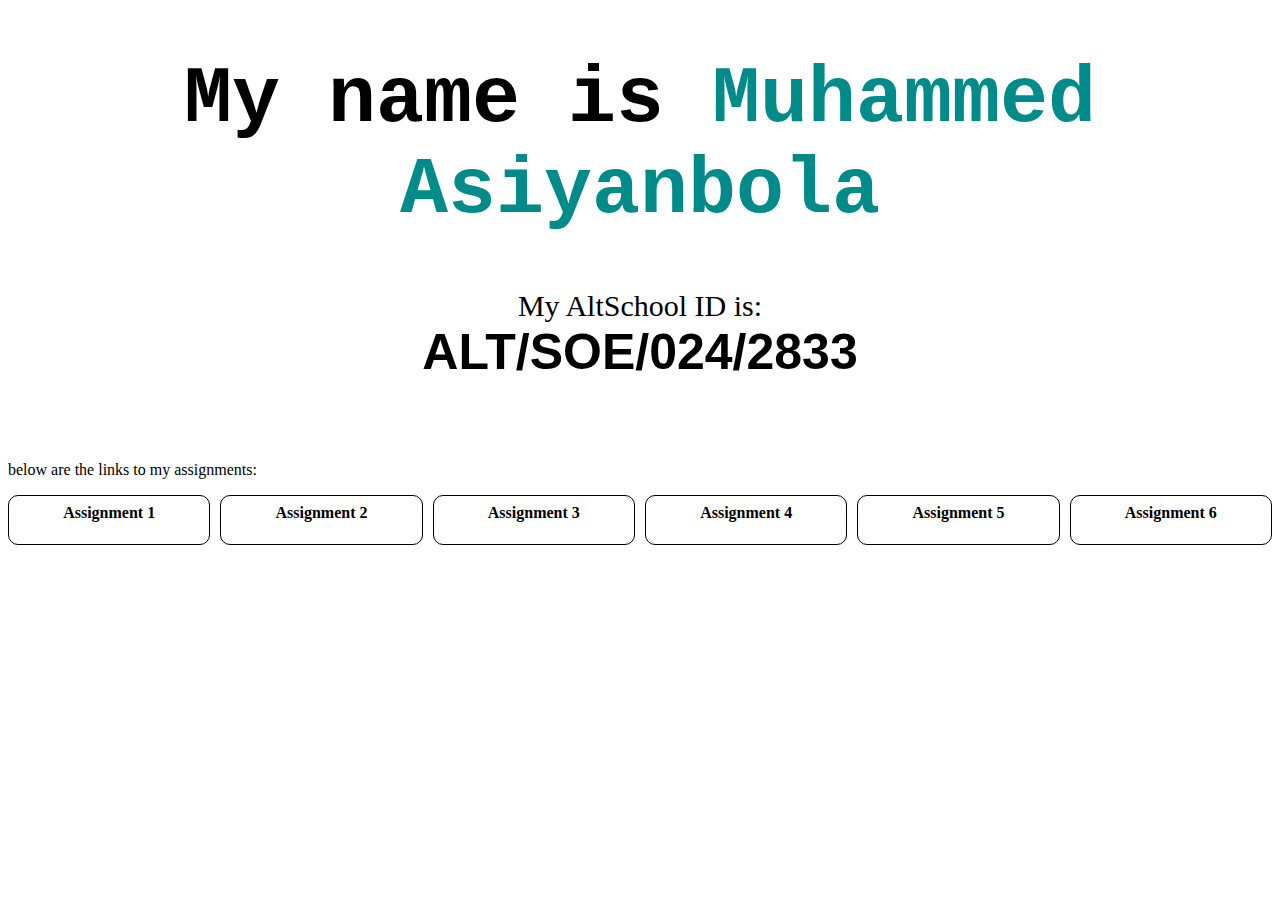
<file: index.html>
<!DOCTYPE html>
<html lang="en">
<head>
    <meta charset="UTF-8">
    <meta name="viewport" content="width=device-width, initial-scale=1.0">
    <title>Muhammed CSS Assignment</title>
    <link rel="stylesheet" href="index.css">
    <link rel="icon" type="image/x-icon" href="Media/favicon.ico">
</head>
<body>
    <h1>My name is <span>Muhammed Asiyanbola</span></h1>
    <p class="school_id">My AltSchool ID is: <span><b>ALT/SOE/024/2833</b></span></p>
    <p>below are the links to my assignments:</p>
    <div class="grid-container">
    <a href="./Assignment 1/index.html"><div class="grid-item1">Assignment 1</div></a>
    <a href="./Assignment 2/index.html"><div class="grid-item1">Assignment 2</div></a>
    <a href="./Assignment 3/index.html"><div class="grid-item1">Assignment 3</div></a>
    <a href="./Assignment 4/index.html"><div class="grid-item1">Assignment 4</div></a>
    <a href="./Assignment 5/index.html"><div class="grid-item1">Assignment 5</div></a>
    <a href="./Assignment 6/index.html"><div class="grid-item1">Assignment 6</div></a>
    </div>
</body>
</html>
</file>
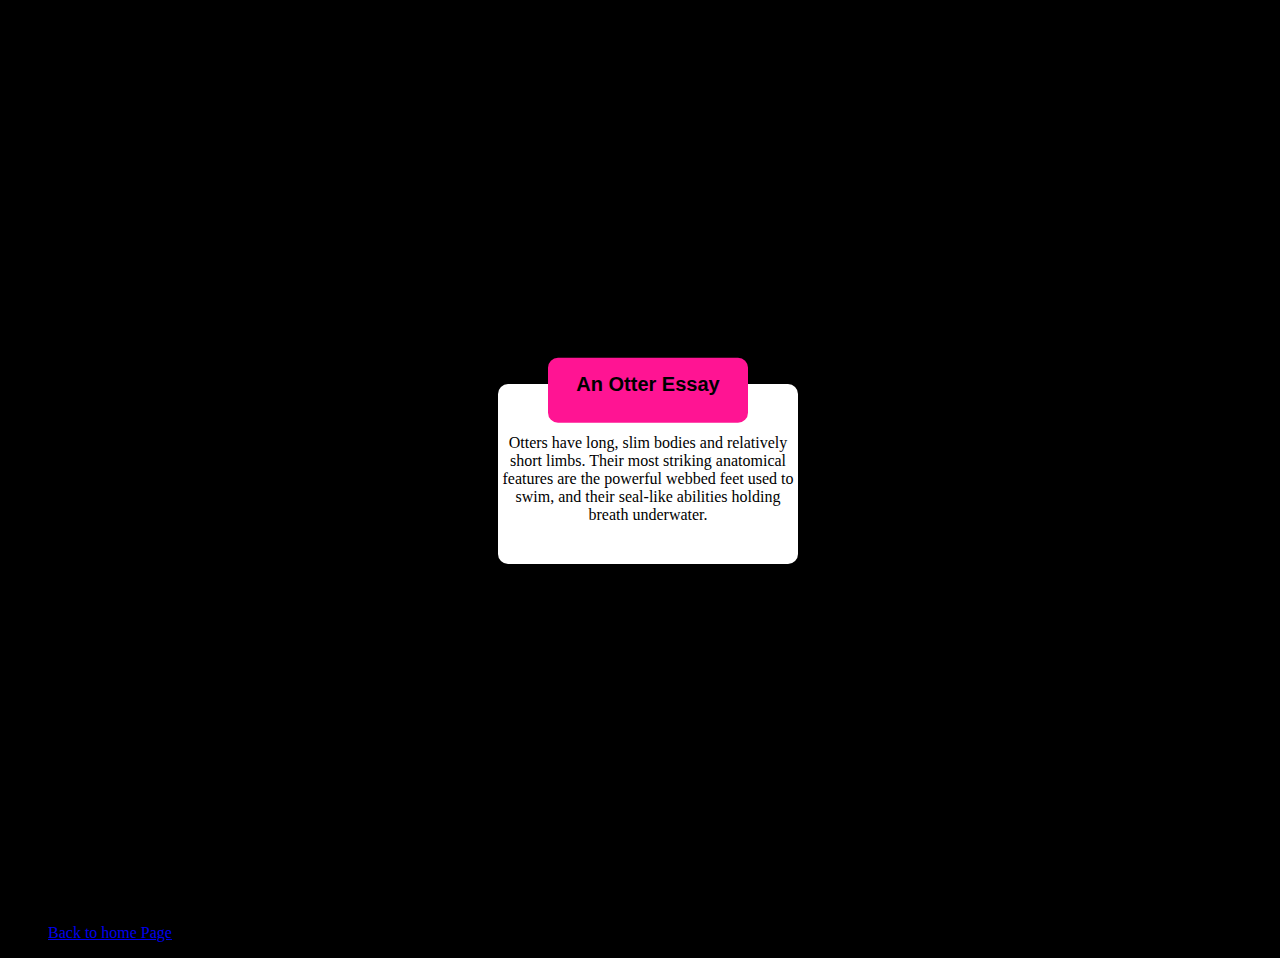
<file: Assignment 1/index.html>
<!DOCTYPE html>
<html lang="en">
<head>
    <meta charset="UTF-8">
    <meta name="viewport" content="width=device-width, initial-scale=1.0">
    <title>Assignment 1</title>
    <link rel="stylesheet" href="index.css">
    <link rel="icon" type="image/x-icon" href="../Media/favicon.ico">
</head>
<body>
    <div class="container">
        <p class="smallBox "><strong>An Otter Essay</strong></p> 
        <P class="bigBox" >Otters have long, slim bodies and relatively short limbs. Their most striking anatomical features are the powerful webbed feet used to swim, and their seal-like abilities holding breath underwater.</P>
    </div>
    <div >
        <ul class="link">
            <li class="homePage">
                <a href="../index.html">Back to home Page</a>
            </li>
        </ul>
    </div>
    
</body>
</html>
</file>
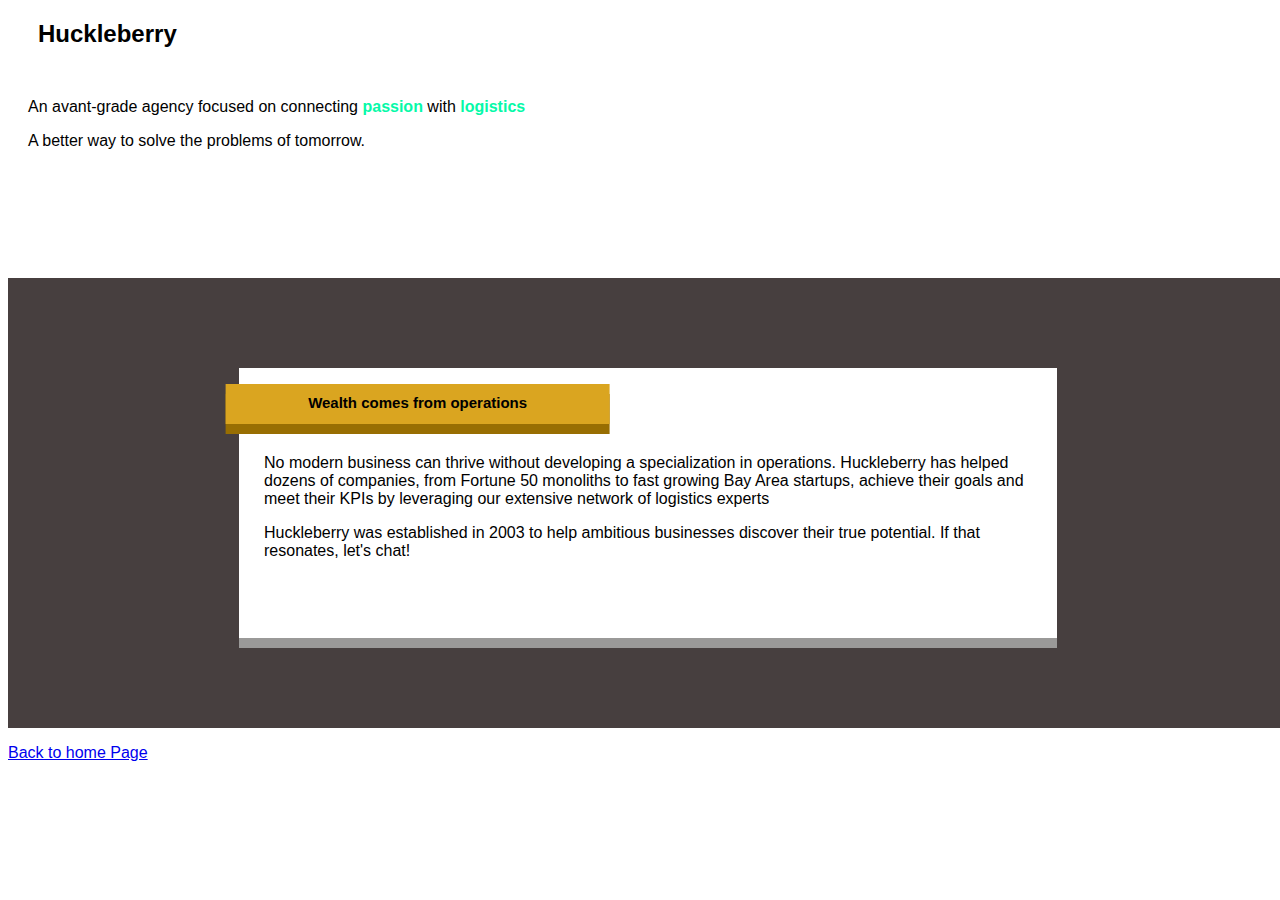
<file: Assignment 2/index.html>
<!DOCTYPE html>
<html lang="en">
<head>
    <meta charset="UTF-8">
    <meta name="viewport" content="width=device-width, initial-scale=1.0">
    <title>Assignment 2</title>
    <link rel="stylesheet" href="index.css">
    <link rel="icon" type="image/x-icon" href="../Media/favicon.ico">
</head>
<body>
    <h2 class="heading">Huckleberry</h2>
    <div class="upperside"><p>An avant-grade agency focused on connecting <span><strong>passion</strong></span> with <span><strong>logistics</strong></span></p>
        <P>A better way to solve the problems of tomorrow.</P>
    </div>
    <div class="container">
        <p class="smallBox "><strong>Wealth comes from operations</strong></p> 
        <div class="bigBox"><P>No modern business can thrive without developing a specialization in operations. Huckleberry has helped dozens of companies, from Fortune 50 monoliths to fast growing Bay Area startups, achieve their goals and meet their KPIs by leveraging our extensive network of logistics experts</P>
         <p>Huckleberry was established in 2003 to help ambitious businesses discover their true potential. If that resonates, let's chat!</p>
        </div>
    </div>
    <p>
        <a href="../index.html">Back to home Page</a>
    </p>
</body>
</html>
</file>
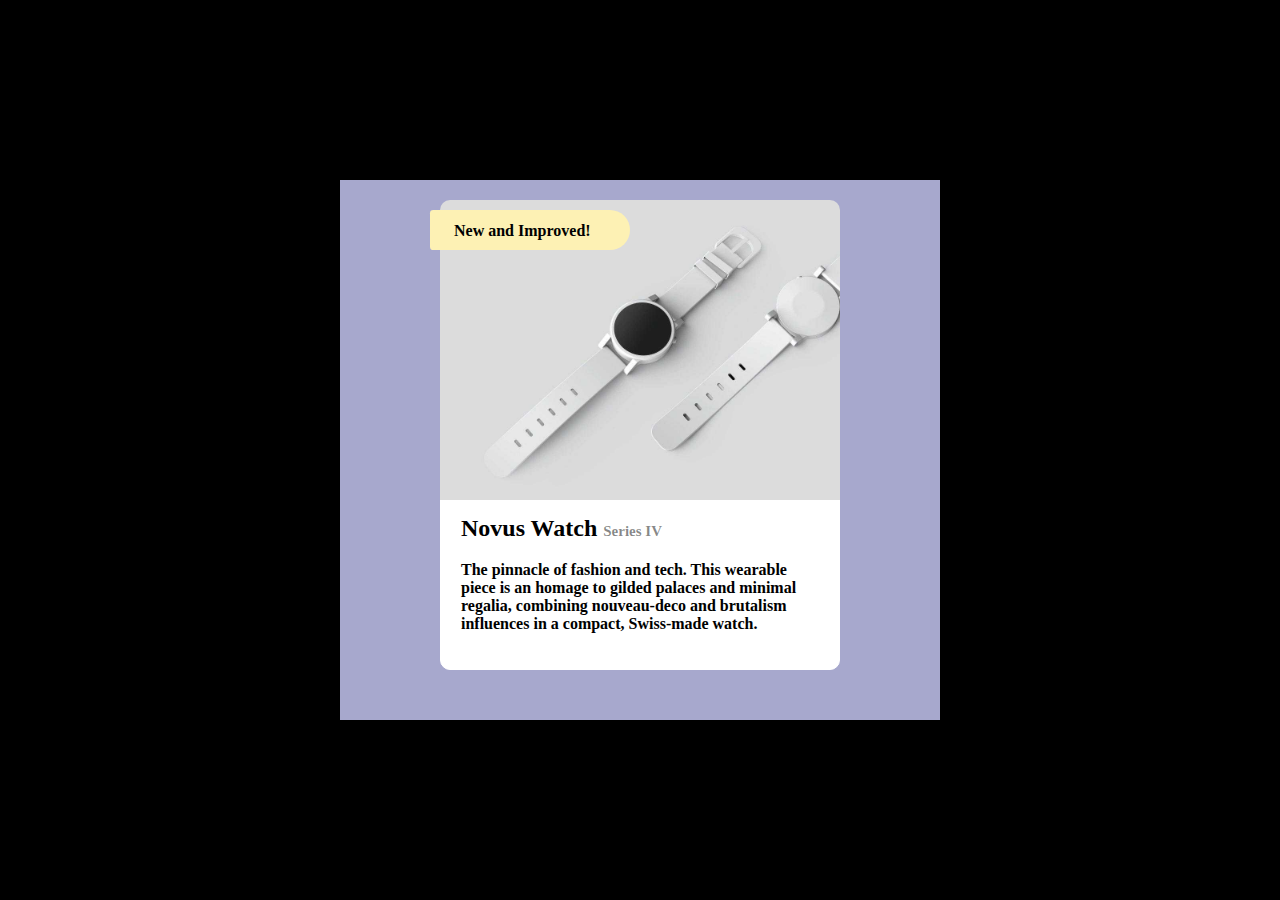
<file: Assignment 3/index.html>
<!DOCTYPE html>
<html lang="en">
<head>
    <meta charset="UTF-8">
    <meta name="viewport" content="width=device-width, initial-scale=1.0">
    <title>Assignment 3</title>
    <link rel="stylesheet" href="index.css">
    <link rel="icon" type="image/x-icon" href="../Media/favicon.ico">
</head>
<body>
    <section class="box">
        <div class="container">   
            <div class="innerContainer">
                <div class="">
                    
                    <img src="../Media/1000646798.jpg" alt="Watch Img">
                    <div class="label">New and Improved!</div>
                </div>
                <div class="novus">
                    <h2>Novus Watch <span>Series IV</span></h2>
                    <p>The pinnacle of fashion and tech. This wearable piece is an homage to gilded palaces and minimal regalia, combining nouveau-deco and brutalism influences in a compact, Swiss-made watch.</p>
                </div>
            </div>
        </div>
    </section>
</body>
</html>
</file>
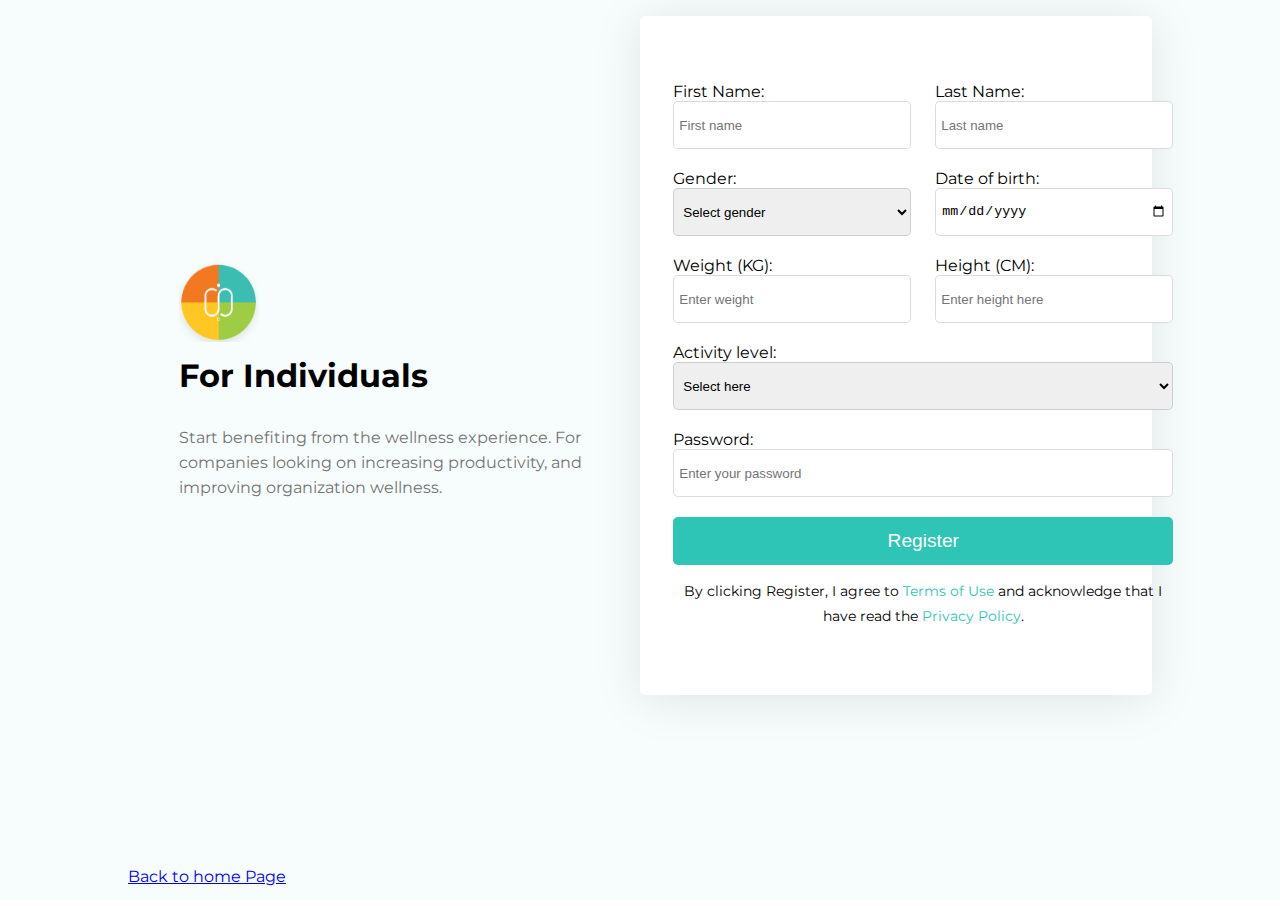
<file: Assignment 4/index.html>
<!DOCTYPE html>
<html lang="en">
<head>
    <meta charset="UTF-8">
    <meta name="viewport" content="width=device-width, initial-scale=1.0">
    <title>Assignment 4</title>
    <link rel="preconnect" href="https://fonts.googleapis.com">
    <link rel="preconnect" href="https://fonts.gstatic.com" crossorigin>
    <link href="https://fonts.googleapis.com/css2?family=Montserrat:ital,wght@0,100..900;1,100..900&display=swap" rel="stylesheet">
    <link rel="stylesheet" href="index.css">
    <link rel="stylesheet" href="index2.css">
    <link rel="icon" type="image/x-icon" href="../Media/favicon.ico">
</head>
<body>
    <section class="main_section">
        
        <div class="sign_up">
            <div class="left_side">
                <div class="center">
                    <img src="../Media/image4.png" alt="Logo" class="logo" width="80px" height="80px">
                    <h1 class="title" >For Individuals</h1>
                    <p class="title_paragraph">Start benefiting from the wellness experience. For companies looking on 
                    increasing productivity, and improving organization wellness.
                    </p>
                    <p class="title_paragraph_mobile">Inspiring wholesome harmony for the mind, body and spirit, for everyone, everywhere.</p>
                </div>
            </div>
            <div class="right_side">
               <div class="center_2">
                <div class="form_inputs">
                    <form class="form">
                      <div class="input_row">
                        <div class="input_wrapper" aria-label="first_name">
                          <label for="first_name">First Name:</label><br />
                          <input type="text" id="first_name" placeholder="First name" />
                        </div>
                        <div class="input_wrapper" aria-label="last_name">
                          <label for="last_name">Last Name:</label><br />
                          <input type="text" id="last_name" placeholder="Last name" />
                        </div>
                      </div>
                      <div class="input_row">
                        <div class="input_wrapper" aria-label="gender">
                          <label for="last_name">Gender:</label><br />
                          <select
                            class="form-select"
                            autocomplete="Gender"
                            id="gender"
                            name="gender">
                            <option value="Male">Select gender</option>
                            <option value="Male">Male</option>
                            <option value="Female">Female</option>
                          </select>
                        </div>
                        <div class="input_wrapper" aria-label="DOB">
                            <label for="DOB">Date of birth:</label><br />
                            <input type="date" id="DOB" placeholder="Date of birth" />
                          </div>
                      </div>
                      <div class="input_row">
                        <div class="input_wrapper" aria-label="DOB">
                          <label for="Weight">Weight (KG):</label><br />
                          <input type="number" id="Weight" placeholder="Enter weight" />
                        </div>
                        <div class="input_wrapper" aria-label="height">
                          <label for="Height">Height (CM):</label><br />
                          <input type="number" id="height" placeholder="Enter height here"
                          />
                        </div>
                      </div>
                      <div class="input_row">
                        <div class="input_wrapper" aria-label="Activity level">
                          <label for="Activity level"
                            >Activity level:</label
                          ><br />
                          <select
                          class="form-select long_input"
                          id="Activity"
                          name="Activity"
                        >
                          <option value="Male">Select here</option>
                          <option value="Male">Active</option>
                          <option value="Female">Inactive</option>
                        </select>
                        </div>
                      </div>
                      <div class="input_row">
                        <div class="input_wrapper" aria-label="How_did_you_hear_about_us">
                          <label for="How_did_you_hear_about_us"
                            >Password:</label
                          ><br />
                          <input
                            class="long_input"
                            type="password"
                            id="Password"
                            placeholder="Enter your password"
                          />
                        </div>
                      </div>
                      <button class="Sign_up_btn">Register<span></span></button>
                    </form>
                    <p class="footnote">
                        By clicking Register, I agree to <span>Terms of Use</span> and acknowledge that I have read the <span>Privacy Policy</span>.
                    </p>
                  </div>
                
               </div>
            </div>
            <p class="footnote_mobile">
                By clicking Register, I agree to <span>Terms of Use</span> and acknowledge that I have read the <span>Privacy Policy</span>.
            </p>
        </div>
        <footer class="footer">
            <a href="../index.html">Back to home Page</a>
        </footer>
    </section>
</body>
</html>
</file>
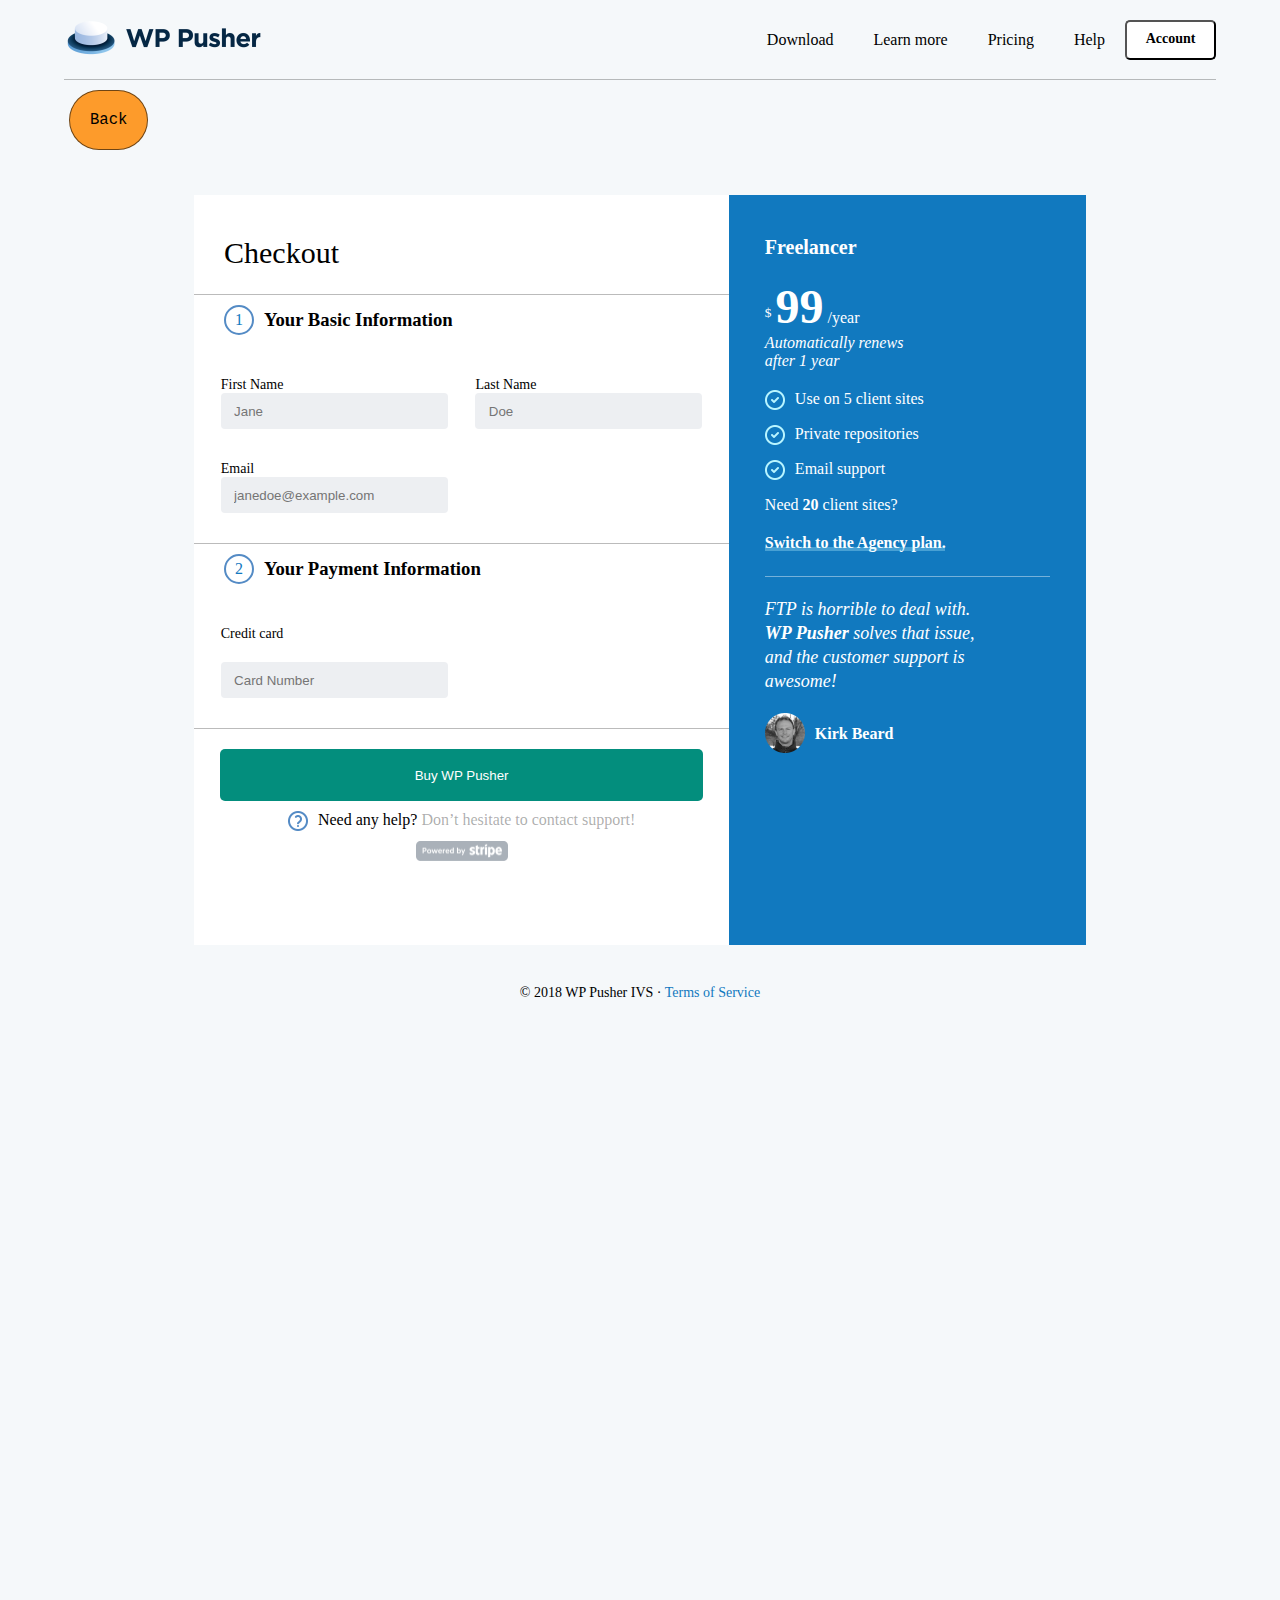
<file: Assignment 5/index.html>
<!DOCTYPE html>
<html lang="en">
<head>
    <meta charset="UTF-8">
    <meta name="viewport" content="width=device-width, initial-scale=1.0">
    <title>Assignment 5</title>
    <link rel="stylesheet" href="index.css">
    <link rel="icon" type="image/x-icon" href="../Media/favicon.ico">
</head>
<body>
    <section class="main">
        <div class="container">
            <header class="header">
                <div class="logo">
                    <img src="../Media/wppusher-logo copy.png" alt="wppusher-logo" width="200px" height="39px">
                </div>
                <nav class="main_nav">
                    <ul>
                        <li><a href="">Download</a></li>
                        <li><a href="">Learn more</a></li>
                        <li><a href="">Pricing</a></li>
                        <li><a href="">Help</a></li>
                    </ul>
                    <div><button class="btn">Account</button></div>
                </nav>
                <div class="mobile_navigation">
                    <svg xmlns="http://www.w3.org/2000/svg" viewBox="0 0 512 512"><!--!Font Awesome Free 6.7.2 by @fontawesome - https://fontawesome.com License - https://fontawesome.com/license/free Copyright 2025 Fonticons, Inc.--><path d="M61.1 224C45 224 32 211 32 194.9c0-1.9 .2-3.7 .6-5.6C37.9 168.3 78.8 32 256 32s218.1 136.3 223.4 157.3c.5 1.9 .6 3.7 .6 5.6c0 16.1-13 29.1-29.1 29.1L61.1 224zM144 128a16 16 0 1 0 -32 0 16 16 0 1 0 32 0zm240 16a16 16 0 1 0 0-32 16 16 0 1 0 0 32zM272 96a16 16 0 1 0 -32 0 16 16 0 1 0 32 0zM16 304c0-26.5 21.5-48 48-48l384 0c26.5 0 48 21.5 48 48s-21.5 48-48 48L64 352c-26.5 0-48-21.5-48-48zm16 96c0-8.8 7.2-16 16-16l416 0c8.8 0 16 7.2 16 16l0 16c0 35.3-28.7 64-64 64L96 480c-35.3 0-64-28.7-64-64l0-16z" width="30px" height="30px"/></svg>
                </div>
                </header>
                <button class="back_btn" onclick="history.back()">Back</button>
                <div class="checkout_card">
                <div class="form">
                    <form action="">
                        <div class="head">
                            <h2>Checkout</h2>
                        </div>
                        <div class="form_1">
                            <div class="title">
                                <div class="title_tag">1</div>
                                <h3>Your Basic Information</h3>
                            </div>
                            <div class="input_row">
                               <div class="center">
                                <div class="input_wrapper" aria-label="first_name">
                                    <label for="first_name">First Name</label><br />
                                    <input type="text" id="first_name" placeholder="Jane" />
                                  </div>
                                  <div class="input_wrapper" aria-label="last_name">
                                    <label for="last_name">Last Name</label><br />
                                    <input type="text" id="last_name" placeholder="Doe" />
                                  </div>
                               </div>
                              </div>
                              <div class="input_row">
                                <div class="center">
                                 <div class="input_wrapper" aria-label="first_name">
                                     <label for="email">Email</label><br />
                                     <input type="email" id="email" placeholder="janedoe@example.com" />
                                   </div>
                                </div>
                               </div>
                        </div>
                        <div class="form_1">
                            <div class="title">
                                <div class="title_tag">2</div>
                                <h3>Your Payment Information</h3>
                            </div>
                            <div class="input_row_credit_card">
                               <div class="center">
                                <div class="input_wrapper_credit_card" aria-label="credit_card">
                                    <label for="credit_card">Credit card</label><br />
                                    <input type="card_number" id="card_number" placeholder="Card Number" />
                                  </div>
                               </div>
                              </div>
                        </div>
                        <div class="button_wrapper">
                            <button>Buy WP Pusher</button>
                            <div class="help">
                                <img src="../Media/Help_icon.png" alt="">
                                <p>Need any help? <span>Don’t hesitate to contact support!</span></p>
                            </div>
                            <div class="stripe">
                                <img src="../Media/powered_by_stripe.png" alt="">
                            </div>
                        </div>
                    </form>
                </div>
                <div class="info">
                    <div class="info_container">
                        <div class="top_half">
                            <div class="info_header">
                                <h3>Freelancer</h3>
                                <div class="price">
                                    <p><sup>$</sup> <span class="big_price">99</span> /year</p>
                                    <p class="italic">Automatically renews <br> after 1 year</p>
                                </div>
                            </div>
                            <div class="benefits">
                                <div class="benefit">
                                    <img src="../Media/Check_icon.png" alt="check_icon" height="20px" width="20px">
                                    <p>Use on 5 client sites</p>
                                </div>
                                <div class="benefit">
                                    <img src="../Media/Check_icon.png" alt="check_icon" height="20px" width="20px">
                                    <p>Private repositories</p>
                                </div>
                                <div class="benefit">
                                    <img src="../Media/Check_icon.png" alt="check_icon" height="20px" width="20px">
                                    <p>Email support</p>
                                </div>
                            </div>
                            <div class="switch_plan">
                                <p class="need_client">Need <Span>20</Span> client sites?</p>
                                <div class="plan">
                                    <p class="bold_text">Switch to the Agency plan.</p>
                                    <div class="strike_line"></div>
                                </div>
                            </div>
                        </div>
                        <div class="bottom_half">
                            <div class="text_content">
                                <p>FTP is horrible to deal with. <span class="bold_text">WP Pusher</span> solves that issue, and the customer support is awesome!</p>
                            </div>
                            <div class="user_avatar">
                                <img src="../Media/Bitmap.png" alt="user_avatar" height="40px" width="40px">
                                <p>Kirk Beard</p>
                            </div>
                        </div>
                    </div>
                </div>
            </div>
            <p class="copyright">© 2018 WP Pusher IVS  ·  <span>Terms of Service</span></p>
        </div>
    </section>
</body>
</html>
</file>
<file: index.css>
*, *::before, *::after {
    box-sizing: border-box;
  }

  body {
    animation: slider 10s linear infinite;
  }

  @keyframes slider {
    0%{
        background-color: antiquewhite;
    }
    30%{
        background-color:aquamarine;
     }
     60%{
        background-color: beige;
     }
     100%{
        background-color: bisque;
     }
  }

  h1  > span {
    color: darkcyan;
    
  }

  h1 {
    text-align: center;
    font-family: 'Courier New', Courier, monospace;
    font-size: 80px;
  }
  
  .school_id > span {
    display: block;
    font-family: 'Segoe UI', Tahoma, Geneva, Verdana, sans-serif;
    font-size: 50px;
  }

  .school_id {
    text-align: center;
    font-size: 30px;
    margin-bottom: 80px;
  }

  .grid-container {
    display: grid;
    grid-template-columns: repeat(auto-fit, minmax(200px, 1fr));
    grid-gap: 10px;
  }

  
  
  a {
    text-decoration: none;
    color: black;
    border: 1px groove black;
    border-radius: 10px;
    padding-top: 4%;
    text-align: center;
    width: auto;
    height: 50px;
    font-weight: bolder;
  }

  a:hover {
    background-color: brown;
    font-style: italic;
  }
</file>
<file: Assignment 1/index.css>
body{
    background-color: black;
    
}

.container {
    position: relative; /* Needed for absolute positioning */
    min-height: 100vh;
    width: 100vw;
  }
  
  .bigBox {
    position: absolute;
    top: 50%;
    left: 50%;
    transform: translate(-50%, -50%); /* Center */
    background-color: white;
    width: 300px;
    height: 130px;
    border-radius: 10px;
    text-align: center;
    padding-top: 50px;
    z-index: 1; /* Big box below small box */
  }
  
  .smallBox {
    position: absolute;
    top: 50%;
    left: 50%;
    transform: translate(-50%, -185%); /* Center horizontally, adjust vertical */
    background-color: deeppink;
    text-align: center;
    font-size: 20px;
    font-family: Arial, Helvetica, sans-serif;
    width: 200px;
    height: 50px;
    border-radius: 10px;
    padding-top: 15px; /* Adjusted padding */
    z-index: 2; /* Small box above big box */
  }
</file>
<file: Assignment 2/index.css>
body{
    background-color: white;
    
}

@media (min-width: 1024px){
  .container {
    position: relative; /* Needed for absolute positioning */
    min-height: 50vh;
    width: 100vw;
    background-color: rgb(71, 63, 63);
  }
  
  .bigBox {
    position: absolute;
    top: 50%;
    left: 50%;
    transform: translate(-50%, -50%); /* Center */
    background-color: white;
    width: 60vw;
    height: 200px;
    text-align: left;
    padding-left: 25px;
    padding-right: 25px;
    padding-top: 70px;
    box-shadow: 0px 10px 0px rgb(154, 153, 152) ;
    z-index: 1; /* Big box below small box */
  }
  
  .smallBox {
    position: absolute;
    top: 50%;
    left: 50%;
    transform: translate(-110%, -335%); /* Center horizontally, adjust vertical */
    background-color: goldenrod;
    text-align: center;
    font-size: 15px;
    font-family: Arial, Helvetica, sans-serif;
    width: 30vw;
    box-shadow: 0px 10px 0px rgb(152, 110, 2) ;
    height: 30px;
    padding-top: 10px; /* Adjusted padding */
    z-index: 2; /* Small box above big box */
  }
} 


@media (min-width: 768px) and (max-width: 1023px) {
  *, *::before, *::after {
    box-sizing: border-box;
  }
  
  body{
    background-color: white;  
  }
  .container {
    min-height: 50vh;
    width: 100vw;
    background-color: rgb(71, 63, 63);
}

.bigBox {
  position: absolute;
    top: 40%;
    left: 0%;
    background-color: white;
    width: 100%;
    height: 250px;
    text-align: left;
    margin-left: 10px;
    padding-left: 10px;
    padding-right: 10px;
    padding-top: 70px;
    box-shadow: 0px 10px 0px rgb(154, 153, 152);
    z-index: 1;
}
  
  .smallBox {
    position: absolute;
    top: 50%;
    left: 50%;
    transform: translate(-140%, -205%); /* Center horizontally, adjust vertical */
    background-color: goldenrod;
    text-align: center;
    text-overflow: auto;
    font-size: 15px;
    font-family: Arial, Helvetica, sans-serif;
    width: 40vw;
    box-shadow: 0px 10px 0px rgb(152, 110, 2) ;
    height: 40px;
    padding-top: 10px; /* Adjusted padding */
    z-index: 2; /* Small box above big box */
  }
}

@media (max-width:768px){
  *, *::before, *::after {
    box-sizing: border-box;
  }
  
  body{
    background-color: white;  
  }
  .container {
    min-height: 50vh;
    width: 100vw;
    background-color: rgb(71, 63, 63);
}
.bigBox {
  position: absolute;
    top: 40%;
    left: 0%;
    background-color: white;
    width: 100%;
    height: 250px;
    text-align: left;
    margin-left: 10px;
    padding-left: 10px;
    padding-right: 10px;
    padding-top: 60px;
    box-shadow: 0px 10px 0px rgb(154, 153, 152);
    z-index: 1;
}
.smallBox {
  position: absolute;
  top: 50%;
  left: 50%;
  transform: translate(-130%, -205%); /* Center horizontally, adjust vertical */
  background-color: goldenrod;
  text-align: center;
  text-overflow: auto;
  font-size: 15px;
  font-family: Arial, Helvetica, sans-serif;
  width: 40vw;
  box-shadow: 0px 10px 0px rgb(152, 110, 2) ;
  height: 40px;
  padding-top: 10px; /* Adjusted padding */
  z-index: 2; /* Small box above big box */
}
}

.upperside {
  height: 20vh;
  margin-top: 50px;
  margin-left: 20px;
  width: 45vw;
}

.heading {
  padding-left: 30px;
}

  span {
    color:rgb(5, 249, 168);
  }

  p, h2 {
    font-family: Arial, Helvetica, sans-serif;
  }
</file>
<file: Assignment 3/index.css>
* {
  box-sizing: border-box;
  
}

.box{
  align-content: center;
}

body{
    background-color: black;
    display: flex;
  justify-content: center; /* Center horizontally */
  align-items: center;     /* Center vertically */
  min-height: 100vh;        /* Ensure body takes up full viewport height */
  margin: 0; 
}

.container {
    
    min-height: 100%;
    width: 600px;
    background-color: #a7a8cd;
    display: flex;
    justify-content: center;
    align-items: center;
    align-content: center;
    padding-top: 20px;
    padding-bottom: 20px;
  }

  .innerContainer {
    position: relative;
  }

  .label{
    background-color: #fdf1b4;
    width: 200px;
    height: 40px;
    font-weight: bold;
    padding: .8em 1.5em;
    font-family: "lato" serif;
    position: absolute;
    top: 10px;
    left: -10px;
    border-radius: 5px;
    border-top-right-radius: 30px;
    border-bottom-right-radius: 30px;
  }

img {
    width: 400px;
    height: 300px;
    border-top-left-radius: 10px;
    border-top-right-radius: 10px;
  }

  .novus {
    border: 1px solid white;
    width: 400px;
    background-color: white;
    padding: 20px;
    margin-top: -30px;
    margin-bottom: 30px;
    border-bottom-right-radius: 10px;
    border-bottom-left-radius: 10px;
    font-weight: bold;
  }

  .novus span {
    color: rgba(0, 0, 0, 0.472);
    font-size: 15px;
  }
</file>
<file: Assignment 4/index.css>
.center_2{
    width: 87%;
    height: auto;
    margin: 0 auto;
}
.title_paragraph{
    display: inline block;
}
.title_paragraph_mobile{
    display: none;
}
.form_inputs {
    width: fit-content;
}
.input_row {
display: flex;
flex-direction: row;
gap: 24px;
margin-bottom: 20px;
}
.form input{
width: 238px;
height: 48px;
padding: 5px;
border-radius: 5px;
border: .5px solid rgba(0, 0, 0, 0.141);
transition: 0.5s;
}
.form input :focus{
border: 3px solid #2EC4B6 ;
}
.form select {
width: 238px;
height: 48px;
padding: 5px;
border-radius: 5px;
border: .5px solid rgba(0, 0, 0, 0.141);
}
.form .long_input {
width: 500px;
height: 48px;
padding: 5px;
border-radius: 5px;
border: .5px solid rgba(0, 0, 0, 0.141);
}
.right_side span{
color: #2EC4B6;
cursor: pointer;
}
.Sign_up_btn{
width: 500px;
height: 48px;
border-radius: 5px;
background-color: #2EC4B6;
color: white;
border: none;
font-size: 1.2em;
}
.footnote{
font-size: 14px;
font-weight: 400;
line-height: 25px;
text-align: center;
padding-top: 1em;
}
.footnote_mobile{
    display: none;
}

 /* responsiveness */
 @media only screen and (max-width: 600px) {
    .center_2{
        width: fit-content;
        height: auto;
        margin: 0 auto;
    }
    .title_paragraph{
        display: none;
    }
    .title_paragraph_mobile{
        display: inline;
    }
    .input_row {
        display: flex;
        flex-direction: column;
        gap: 20px;
        margin-bottom: 20px;
        }
    .form_inputs {
    width: 48%;
    }
    .form input{
    width: 295px;
    height: 48px;
    padding: 5px;
    border-radius: 5px;
    border: .5px solid rgba(0,0,0,0.555)
    }
    .form select {
    width: 295px;
    height: 48px;
    padding: 5px;
    border-radius: 5px;
    border: .5px solid rgba(0,0,0,0.555)
    }
    .form .long_input {
    width: 295px;
    height: 48px;
    padding: 5px;
    border-radius: 5px;
    border: .5px solid rgba(0,0,0,0.555)
    }
    .right_side span{
    color: #2EC4B6;
    cursor: pointer;
    }
    .Sign_up_btn{
    width: 295px;
    height: 48px;
    border-radius: 5px;
    background-color: #2EC4B6;
    color: white;
    border: none;
    font-size: 1.2em;
    }
    .footnote{
        font-size: 14px;
       display: none;
    }
    .footnote_mobile Span{
        display: inline-block;
        color: #2EC4B6;
        cursor: pointer;
    }
 }
</file>
<file: Assignment 4/index2.css>
*{
    box-sizing: border-box;
    margin: 0;
    padding: 0;
}
body{
    font-family: "montserrat", sans-serif;
}
.footer{
    width: 80vw;
    height: 60px;
    margin: 0 auto;
    align-content: center;
    margin-top: 20px;
}
.btn {
    height: auto;
    font-family: monospace;
    font-size: 1.2em;
    color: black;
    border-radius: 10000px;
    border: .5px solid rgba(0,0,0,0.555);
    background-color: rgb(253, 155, 43);
    padding: 20px;
    transition: all 0.5s;
    cursor: pointer;
    margin: 5px;
  }
  .main_section{
    width: 100vw;
    height: 100vh;
    background-color: #f7fdfc;
    align-content: center;
  }
  .sign_up{
    width: 80%;
    height: 90%;
    margin: 0 auto;
    display: flex;
    flex-direction: row;
    margin-top: 1em;
  }
  .left_side{
    width: 50%;
    height: 90%;
    display: grid;
    place-content: center;
    padding-left: 50px;
  }
  .center{
    margin: 0 auto;
  }
  .center h1{
    padding-bottom: 10px;
    padding-top: 10px;
  }

  .center p{
    font-size: 16px;
    font-weight: 400;
    line-height: 25px;
    text-align: left;
    padding-top: 20px;
    max-width: 460px;
    color: #737373;
  }
  .right_side{
    width: 50%;
    height: 679px;
    background-color: rgb(255, 255, 255);
    box-shadow: 0px 4px 50px 0px #0408131A;
    border-radius: 5px;
    display: grid;
    place-content: center;
  }
   /* responsiveness */
   @media only screen and (max-width: 600px) {
    .sign_up{
        width: 80%;
        height: 90%;
        display: flex;
        flex-direction: column;
        margin-top: 1em;
      }
      .left_side{
        width: 100%;
        height: 100vh; 
      }
      .center{
        width: 1000px;
        width: 100%;
      }
      .right_side{
        margin-top: 2em;
        padding-top: 2em;
        padding-bottom: 2em;
        width: 327px;
        height: 900px;
        background-color: rgb(255, 255, 255);
        box-shadow: 0px 4px 50px 0px #0408131A;
        border-radius: 6px;
      }


   }
</file>
<file: Assignment 5/index.css>
*{
    box-sizing: border-box;
    margin: 0;
    padding: 0;
}
body{
    font-family: "Lato" serif;
}
.main{
    width: 100vw;
    height: 200vh;
    background-color: #F5F8FA;
    padding-bottom: 80px;

    

}
.center{
    margin: 0 auto;
    width: 90%;
    height: 100%;
    justify-content: space-between;
    display: flex;
    flex-direction: row;
}
.container{
    width: 90%;
    height: 100vh;
    margin: 0 auto;
    align-items: center;
   
}
.header{
    width: 100%;
    height: 80px;
    display: flex;
    flex-direction: row;
    justify-content: space-between;
    align-items: center;
    border-bottom: 1px solid rgba(0, 0, 0, 0.256);
}
.mobile_navigation{
    display: none;
    width: 30px;
    height: 30px;
}
nav ul li {
    list-style-type: none;
    text-decoration: none;
    float: left;
    margin: 0 20px;
    font-family: "Lato", serif;
    font-weight: 400;
    font-style: normal;
}
nav ul li a {
    list-style-type: none;
    text-decoration: none;
    color: black;
}
.btn{
    width: 91px;
    height: 40px;font-family: Lato;
    font-size: 14px;
    font-weight: 700;
    line-height: 16.8px;
    letter-spacing: -0.009999999776482582px;
    border-radius: 5px;
    background-color: white;
    cursor: pointer;
}
.main_nav{
    display: flex;
    align-content: center;
    align-items: center;
}
.checkout_card{
    width: 892px;
    height: auto;
    top: 186px;
    border-radius: 6px 0px 0px 0px;
    background-color: antiquewhite;
    margin: 40px auto;
    display: flex;
    flex-direction: row;

}
.form {
    width: 60%;
    height: 750px; 
    background-color: white;
    font-family: "Lato", serif;
}

.copyright{
    text-align: center;
    font-family: "Lato", serif;
    font-size: 14px;
    font-weight: 400;
    line-height: 16.8px;
    text-align: center;
    text-underline-position: from-font;
    text-decoration-skip-ink: none;
}
.copyright span{
    color: #1179BF;
    font-family: "Lato", serif;
}
.back_btn{
    height: auto;
    font-family: monospace;
    font-size: 1.2em;
    color: black;
    border-radius: 10000px;
    border: .5px solid rgba(0,0,0,0.555);
    background-color: rgb(253, 155, 43);
    padding: 20px;
    transition: all 0.5s;
    cursor: pointer;
    margin: 5px;
    margin-top: 10px;
}
.head{
    width: 100%;
    height: 100px;
    border-bottom: 1px solid rgba(0, 0, 0, 0.265);
    align-items: center;
    padding: 40px 30px;
}
.head h2 {
    font-size: 1.5em;
    font-family: "Lato", serif;
    font-size: 30px;
    font-weight: 400;
    line-height: 36px;

}
.input_row{
    display: flex;
    flex-direction: row;
    justify-content: space-between;
    margin-top: 30px;
}
.input_wrapper input {
    width: 227px;
    height: 36px;
    border-radius: 4px;
    background-color:#EDEFF2;
    border: none;
    padding: 1em;
    margin-top: 0px;
}
.input_wrapper label {
    font-family: "Lato", serif;
    font-size: 14px;
    padding-bottom: 20px;
    font-size: "Lato", serif;
}
.input_wrapper_email {
    width: 370px;
    height: 36px;
    border-radius: 5px;
    border-radius: 4px;
    background-color:#EDEFF2;
    border: none;
    padding: 1em;
    margin-top: 0px;

}
.form_1 {
    border-bottom: 1px solid rgba(0, 0, 0, 0.265);
    padding-bottom: 30px;
    height: auto;
    
}
.title{
    display: flex;
    width: 80%;
    padding: 10px 30px;
    gap: 10px;
   
    align-items: center;
    font-family: "Lato", serif;
    
}
.title_tag{
    width: 30px;
    height: 30px;
    border: 2px solid #548BC5;
    border-radius: 100px;
    text-align: center;
    align-items: center;
    place-content: center;
    color: #1179BF;
}
.title_tag h3{
    font-family: Lato;
    font-size: 18px;
    font-weight: 700;
    line-height: 21.6px;
    letter-spacing: -0.1599999964237213px;
   
    
}
.input_wrapper_credit_card input{
    width: 883px;
    height: 40px;
    padding: 10px;
    border: none;
    background-color: #EDEFF2;
    
}
.input_row_credit_card{
    display: flex;
    flex-direction: row;
    justify-content: space-between;
    margin-top: 30px;
}
.input_wrapper_credit_card input {
    width: 227px;
    height: 36px;
    border-radius: 4px;
    background-color:#EDEFF2;
    border: none;
    padding: 1em;
    margin-top: 20px;
}
.input_wrapper_credit_card label {
    font-family: "Lato", serif;
    font-size: 14px;
    padding-bottom: 30px;
    
}
.button_wrapper {
    width: 100%;
    height: auto;
    padding: 10px 30px;
    align-items: center;
    text-align: center;
    margin-top: 10px;
    display: grid;
    place-content: center;
    
}
.button_wrapper button{
    width: 483px;
    height: 52px;
    border-radius:5px;
    background-color:  #038E7D;
    color: white;
    border: none;
    margin-bottom: 10px;
    

}
.help{
    display: flex;
    text-align: center;
    align-self: center;
    width: fit-content;
    margin: 0 auto;
    margin-bottom: 10px;
    font-family: "Lato", serif;
    gap: 10px;
}
.help span {
    color: rgba(0, 0, 0, 0.333);
}
.help img{
    width: 20px;
    height: 20px;
}
.stripe img{
    width: 92px;
    height: 20.1px;
}

.info{
    width: 40%;
    height: 1auto;
    background-color: #1179BF;
} 
.info_container {
    width: 80%;
    margin: 0 auto;
    margin-top: 20px;
    margin-bottom: 20px;
    color: white;
    font-family: "Lato", serif;
}
.top_half {
    width: 100%;
    height: auto;
    padding-bottom: 20px;
    padding-top: 20px;
    border-bottom: .1px solid rgba(255, 255, 255, 0.422);
}
.top_half h3 {
    font-family: "Lato", serif;
    font-size: 20px;
    line-height: 24px;
    letter-spacing: -0.009999999776482582px;
    padding-bottom: 20px;

}
.big_price {
    font-size: 3em;
    font-weight: 700;
    padding-bottom: 20px;
}
.italic{
    font-style: italic;
    margin-bottom: 20px;
}
.benefit{
    display: flex;
    flex-direction: row;
    gap: 10px;
    margin-bottom: 15px;
}
.need_client{
    font-family: "Lato", serif;
    font-size: 16px;
    font-weight: 400;
    line-height: 19.2px;
    letter-spacing: -0.007999998517334461px;
    
}
.need_client span{
    font-weight: bold;
}
.bold_text{
    font-weight: bold;
    margin-top: 20px;
    cursor: pointer;
}
.strike_line{
    width: 180px;
    height: 4px;
    background: #b9f4ff53;
    position: relative;
    top: -5px;

}
.text_content{
    width: 227px;
    height: 96px;
    padding-top: 20px;
    margin-bottom: 40px;
    font-family: "Lato", serif;
    font-size: 18px;
    font-style: italic;
    font-weight: 400;
    line-height: 24px;
    letter-spacing: -0.008999999612569809px;
}
.user_avatar {
    display: flex;
    flex-direction: row;
    align-items: center;
    gap: 10px;
}
.user_avatar p {
    font-family: "Lato", serif;
    font-size: 16px;
    font-weight: 700;
    line-height: 19.2px;
    letter-spacing: -0.007999999448657036px;
   

}
   /* responsiveness */
   @media only screen and (max-width: 600px) {
    .main_nav{
        display: none;
    }
    .logo{
        width: 100px;
    }
    .mobile_navigation{
        display: inline;
        width: 30px;
        height: 30px;
       
    }
    .hamburger_line{
        width: 50px;
        height: .5px;
        background-color: black;
        padding-bottom: 20px;
        border-radius: 5px;
    }
    .center{
        margin: 0 auto;
        width: 90%;
        height: 100%;
        justify-content: space-between;
        display: flex;
        flex-direction: column;
        gap: 20px;
    }
    .info{
        display: none;
    }
    .checkout_card{
        width: auto;
        height: 652px;
        top: 186px;
        border-radius: 6px 0px 0px 0px;
        background-color: antiquewhite;
        margin: 40px auto;
        display: flex;
        flex-direction: column;
    
    }
    .form {
        width: 100%;
        height: auto; 
        background-color: white;
        font-family: "Lato", serif;
    }
    .input_wrapper_credit_card input{
        width: 583px;
        height: 40px;
        padding: 10px;
        border: none;
        background-color: #EDEFF2;
        
    }
    .input_row_credit_card{
        display: flex;
        flex-direction: row;
        justify-content: space-between;
        margin-top: 30px;
    }
    .input_wrapper_credit_card input {
        width: 227px;
        height: 36px;
        border-radius: 4px;
        background-color:#EDEFF2;
        border: none;
        padding: 1em;
        margin-top: 0px;
    }
    .input_wrapper_credit_card label {
        font-family: "Lato", serif;
        font-size: 14px;
        padding-bottom: 30px;
    }
    .button_wrapper {
        width: 100%;
        height: auto;
        padding: 10px 30px;
        align-items: center;
        text-align: center;
        margin-top: 10px;
        display: grid;
        place-content: center;
        
    }
    .button_wrapper button{
        width: 320px;
        height: 52px;
        border-radius:5px;
        background-color:  #038E7D;
        color: white;
        border: none;
        margin-bottom: 20px;
        
    
    }
    .copyright{
        margin-top: 200px;
    }
   }
</file>
